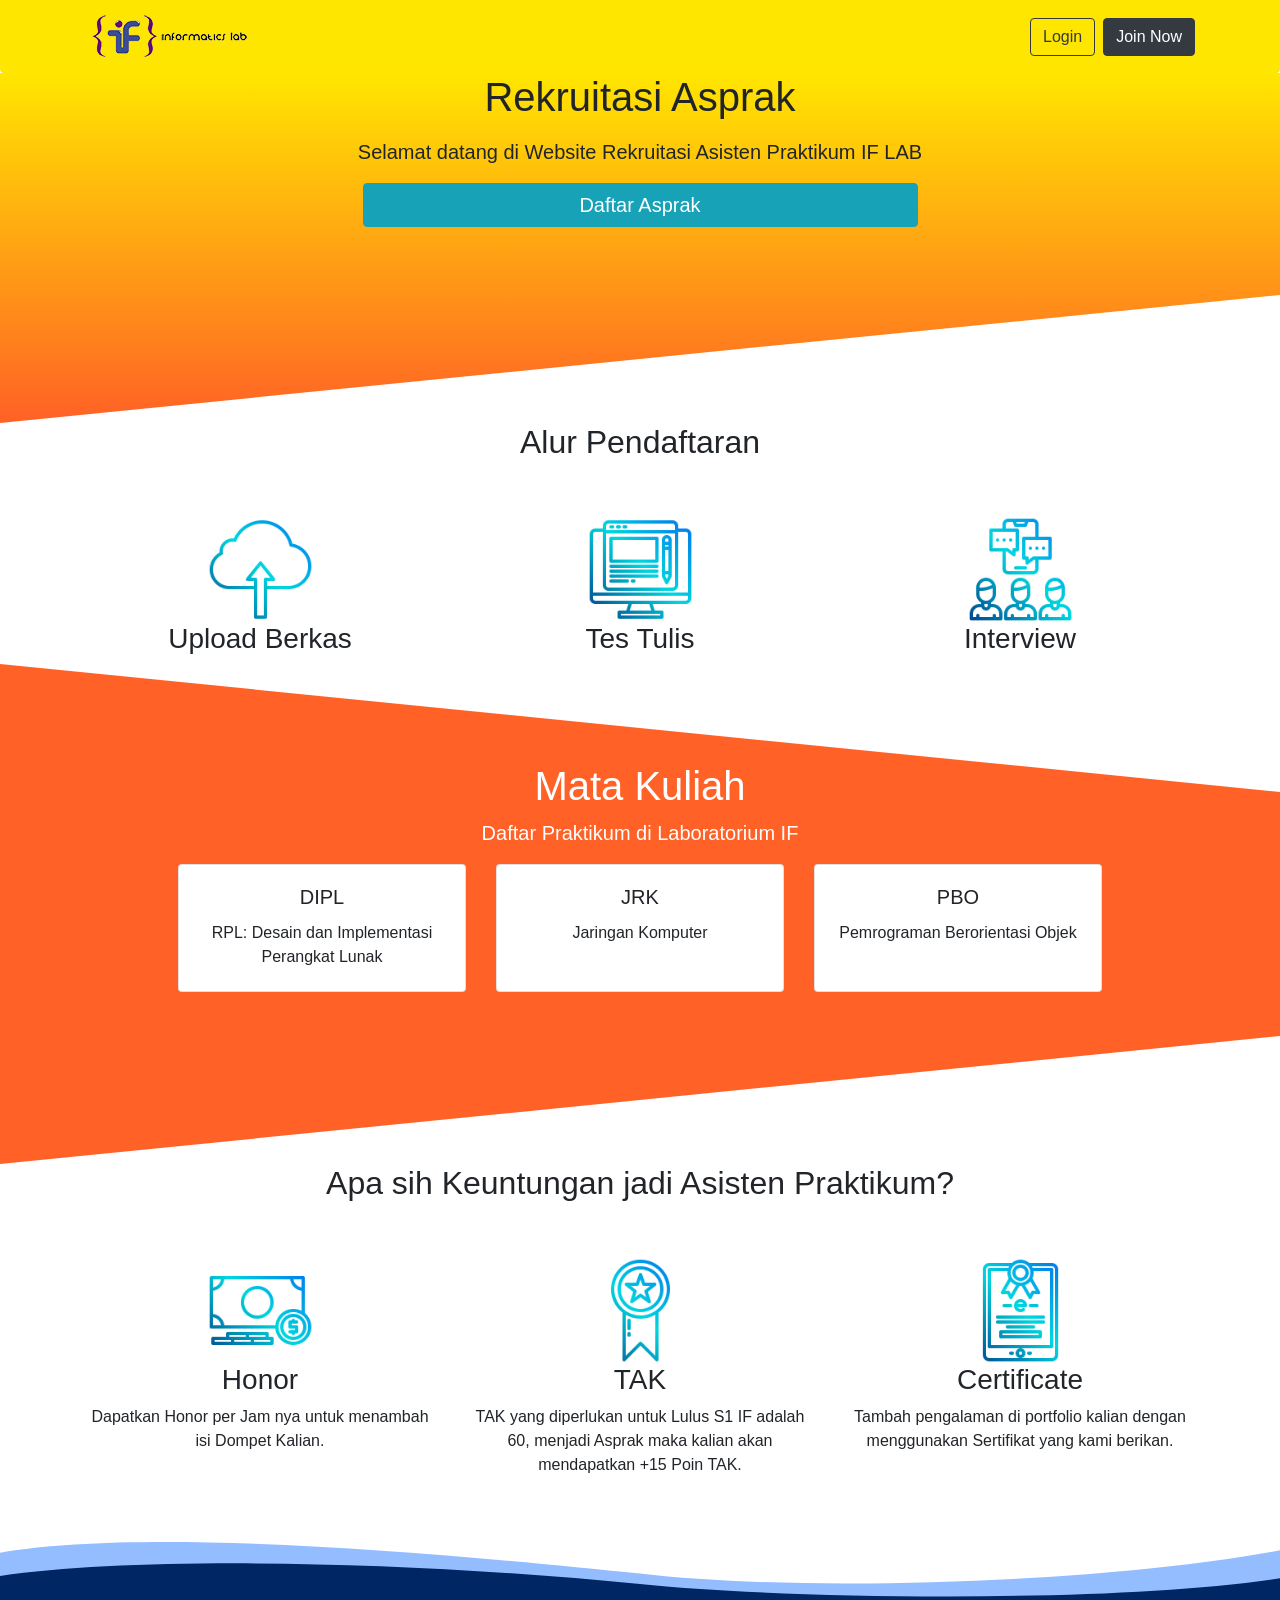
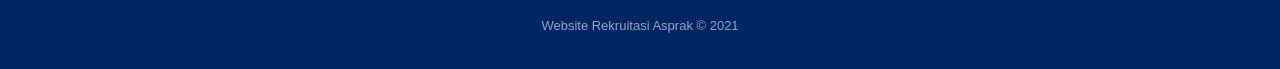
<file: index.html>
<!DOCTYPE html>
<!-- saved from url=(0022)http://127.0.0.1:8000/ -->
<html lang="en"><head><meta http-equiv="Content-Type" content="text/html; charset=UTF-8"><style type="text/css">.swal-icon--error{border-color:#f27474;-webkit-animation:animateErrorIcon .5s;animation:animateErrorIcon .5s}.swal-icon--error__x-mark{position:relative;display:block;-webkit-animation:animateXMark .5s;animation:animateXMark .5s}.swal-icon--error__line{position:absolute;height:5px;width:47px;background-color:#f27474;display:block;top:37px;border-radius:2px}.swal-icon--error__line--left{-webkit-transform:rotate(45deg);transform:rotate(45deg);left:17px}.swal-icon--error__line--right{-webkit-transform:rotate(-45deg);transform:rotate(-45deg);right:16px}@-webkit-keyframes animateErrorIcon{0%{-webkit-transform:rotateX(100deg);transform:rotateX(100deg);opacity:0}to{-webkit-transform:rotateX(0deg);transform:rotateX(0deg);opacity:1}}@keyframes animateErrorIcon{0%{-webkit-transform:rotateX(100deg);transform:rotateX(100deg);opacity:0}to{-webkit-transform:rotateX(0deg);transform:rotateX(0deg);opacity:1}}@-webkit-keyframes animateXMark{0%{-webkit-transform:scale(.4);transform:scale(.4);margin-top:26px;opacity:0}50%{-webkit-transform:scale(.4);transform:scale(.4);margin-top:26px;opacity:0}80%{-webkit-transform:scale(1.15);transform:scale(1.15);margin-top:-6px}to{-webkit-transform:scale(1);transform:scale(1);margin-top:0;opacity:1}}@keyframes animateXMark{0%{-webkit-transform:scale(.4);transform:scale(.4);margin-top:26px;opacity:0}50%{-webkit-transform:scale(.4);transform:scale(.4);margin-top:26px;opacity:0}80%{-webkit-transform:scale(1.15);transform:scale(1.15);margin-top:-6px}to{-webkit-transform:scale(1);transform:scale(1);margin-top:0;opacity:1}}.swal-icon--warning{border-color:#f8bb86;-webkit-animation:pulseWarning .75s infinite alternate;animation:pulseWarning .75s infinite alternate}.swal-icon--warning__body{width:5px;height:47px;top:10px;border-radius:2px;margin-left:-2px}.swal-icon--warning__body,.swal-icon--warning__dot{position:absolute;left:50%;background-color:#f8bb86}.swal-icon--warning__dot{width:7px;height:7px;border-radius:50%;margin-left:-4px;bottom:-11px}@-webkit-keyframes pulseWarning{0%{border-color:#f8d486}to{border-color:#f8bb86}}@keyframes pulseWarning{0%{border-color:#f8d486}to{border-color:#f8bb86}}.swal-icon--success{border-color:#a5dc86}.swal-icon--success:after,.swal-icon--success:before{content:"";border-radius:50%;position:absolute;width:60px;height:120px;background:#fff;-webkit-transform:rotate(45deg);transform:rotate(45deg)}.swal-icon--success:before{border-radius:120px 0 0 120px;top:-7px;left:-33px;-webkit-transform:rotate(-45deg);transform:rotate(-45deg);-webkit-transform-origin:60px 60px;transform-origin:60px 60px}.swal-icon--success:after{border-radius:0 120px 120px 0;top:-11px;left:30px;-webkit-transform:rotate(-45deg);transform:rotate(-45deg);-webkit-transform-origin:0 60px;transform-origin:0 60px;-webkit-animation:rotatePlaceholder 4.25s ease-in;animation:rotatePlaceholder 4.25s ease-in}.swal-icon--success__ring{width:80px;height:80px;border:4px solid hsla(98,55%,69%,.2);border-radius:50%;box-sizing:content-box;position:absolute;left:-4px;top:-4px;z-index:2}.swal-icon--success__hide-corners{width:5px;height:90px;background-color:#fff;padding:1px;position:absolute;left:28px;top:8px;z-index:1;-webkit-transform:rotate(-45deg);transform:rotate(-45deg)}.swal-icon--success__line{height:5px;background-color:#a5dc86;display:block;border-radius:2px;position:absolute;z-index:2}.swal-icon--success__line--tip{width:25px;left:14px;top:46px;-webkit-transform:rotate(45deg);transform:rotate(45deg);-webkit-animation:animateSuccessTip .75s;animation:animateSuccessTip .75s}.swal-icon--success__line--long{width:47px;right:8px;top:38px;-webkit-transform:rotate(-45deg);transform:rotate(-45deg);-webkit-animation:animateSuccessLong .75s;animation:animateSuccessLong .75s}@-webkit-keyframes rotatePlaceholder{0%{-webkit-transform:rotate(-45deg);transform:rotate(-45deg)}5%{-webkit-transform:rotate(-45deg);transform:rotate(-45deg)}12%{-webkit-transform:rotate(-405deg);transform:rotate(-405deg)}to{-webkit-transform:rotate(-405deg);transform:rotate(-405deg)}}@keyframes rotatePlaceholder{0%{-webkit-transform:rotate(-45deg);transform:rotate(-45deg)}5%{-webkit-transform:rotate(-45deg);transform:rotate(-45deg)}12%{-webkit-transform:rotate(-405deg);transform:rotate(-405deg)}to{-webkit-transform:rotate(-405deg);transform:rotate(-405deg)}}@-webkit-keyframes animateSuccessTip{0%{width:0;left:1px;top:19px}54%{width:0;left:1px;top:19px}70%{width:50px;left:-8px;top:37px}84%{width:17px;left:21px;top:48px}to{width:25px;left:14px;top:45px}}@keyframes animateSuccessTip{0%{width:0;left:1px;top:19px}54%{width:0;left:1px;top:19px}70%{width:50px;left:-8px;top:37px}84%{width:17px;left:21px;top:48px}to{width:25px;left:14px;top:45px}}@-webkit-keyframes animateSuccessLong{0%{width:0;right:46px;top:54px}65%{width:0;right:46px;top:54px}84%{width:55px;right:0;top:35px}to{width:47px;right:8px;top:38px}}@keyframes animateSuccessLong{0%{width:0;right:46px;top:54px}65%{width:0;right:46px;top:54px}84%{width:55px;right:0;top:35px}to{width:47px;right:8px;top:38px}}.swal-icon--info{border-color:#c9dae1}.swal-icon--info:before{width:5px;height:29px;bottom:17px;border-radius:2px;margin-left:-2px}.swal-icon--info:after,.swal-icon--info:before{content:"";position:absolute;left:50%;background-color:#c9dae1}.swal-icon--info:after{width:7px;height:7px;border-radius:50%;margin-left:-3px;top:19px}.swal-icon{width:80px;height:80px;border-width:4px;border-style:solid;border-radius:50%;padding:0;position:relative;box-sizing:content-box;margin:20px auto}.swal-icon:first-child{margin-top:32px}.swal-icon--custom{width:auto;height:auto;max-width:100%;border:none;border-radius:0}.swal-icon img{max-width:100%;max-height:100%}.swal-title{color:rgba(0,0,0,.65);font-weight:600;text-transform:none;position:relative;display:block;padding:13px 16px;font-size:27px;line-height:normal;text-align:center;margin-bottom:0}.swal-title:first-child{margin-top:26px}.swal-title:not(:first-child){padding-bottom:0}.swal-title:not(:last-child){margin-bottom:13px}.swal-text{font-size:16px;position:relative;float:none;line-height:normal;vertical-align:top;text-align:left;display:inline-block;margin:0;padding:0 10px;font-weight:400;color:rgba(0,0,0,.64);max-width:calc(100% - 20px);overflow-wrap:break-word;box-sizing:border-box}.swal-text:first-child{margin-top:45px}.swal-text:last-child{margin-bottom:45px}.swal-footer{text-align:right;padding-top:13px;margin-top:13px;padding:13px 16px;border-radius:inherit;border-top-left-radius:0;border-top-right-radius:0}.swal-button-container{margin:5px;display:inline-block;position:relative}.swal-button{background-color:#7cd1f9;color:#fff;border:none;box-shadow:none;border-radius:5px;font-weight:600;font-size:14px;padding:10px 24px;margin:0;cursor:pointer}.swal-button:not([disabled]):hover{background-color:#78cbf2}.swal-button:active{background-color:#70bce0}.swal-button:focus{outline:none;box-shadow:0 0 0 1px #fff,0 0 0 3px rgba(43,114,165,.29)}.swal-button[disabled]{opacity:.5;cursor:default}.swal-button::-moz-focus-inner{border:0}.swal-button--cancel{color:#555;background-color:#efefef}.swal-button--cancel:not([disabled]):hover{background-color:#e8e8e8}.swal-button--cancel:active{background-color:#d7d7d7}.swal-button--cancel:focus{box-shadow:0 0 0 1px #fff,0 0 0 3px rgba(116,136,150,.29)}.swal-button--danger{background-color:#e64942}.swal-button--danger:not([disabled]):hover{background-color:#df4740}.swal-button--danger:active{background-color:#cf423b}.swal-button--danger:focus{box-shadow:0 0 0 1px #fff,0 0 0 3px rgba(165,43,43,.29)}.swal-content{padding:0 20px;margin-top:20px;font-size:medium}.swal-content:last-child{margin-bottom:20px}.swal-content__input,.swal-content__textarea{-webkit-appearance:none;background-color:#fff;border:none;font-size:14px;display:block;box-sizing:border-box;width:100%;border:1px solid rgba(0,0,0,.14);padding:10px 13px;border-radius:2px;transition:border-color .2s}.swal-content__input:focus,.swal-content__textarea:focus{outline:none;border-color:#6db8ff}.swal-content__textarea{resize:vertical}.swal-button--loading{color:transparent}.swal-button--loading~.swal-button__loader{opacity:1}.swal-button__loader{position:absolute;height:auto;width:43px;z-index:2;left:50%;top:50%;-webkit-transform:translateX(-50%) translateY(-50%);transform:translateX(-50%) translateY(-50%);text-align:center;pointer-events:none;opacity:0}.swal-button__loader div{display:inline-block;float:none;vertical-align:baseline;width:9px;height:9px;padding:0;border:none;margin:2px;opacity:.4;border-radius:7px;background-color:hsla(0,0%,100%,.9);transition:background .2s;-webkit-animation:swal-loading-anim 1s infinite;animation:swal-loading-anim 1s infinite}.swal-button__loader div:nth-child(3n+2){-webkit-animation-delay:.15s;animation-delay:.15s}.swal-button__loader div:nth-child(3n+3){-webkit-animation-delay:.3s;animation-delay:.3s}@-webkit-keyframes swal-loading-anim{0%{opacity:.4}20%{opacity:.4}50%{opacity:1}to{opacity:.4}}@keyframes swal-loading-anim{0%{opacity:.4}20%{opacity:.4}50%{opacity:1}to{opacity:.4}}.swal-overlay{position:fixed;top:0;bottom:0;left:0;right:0;text-align:center;font-size:0;overflow-y:auto;background-color:rgba(0,0,0,.4);z-index:10000;pointer-events:none;opacity:0;transition:opacity .3s}.swal-overlay:before{content:" ";display:inline-block;vertical-align:middle;height:100%}.swal-overlay--show-modal{opacity:1;pointer-events:auto}.swal-overlay--show-modal .swal-modal{opacity:1;pointer-events:auto;box-sizing:border-box;-webkit-animation:showSweetAlert .3s;animation:showSweetAlert .3s;will-change:transform}.swal-modal{width:478px;opacity:0;pointer-events:none;background-color:#fff;text-align:center;border-radius:5px;position:static;margin:20px auto;display:inline-block;vertical-align:middle;-webkit-transform:scale(1);transform:scale(1);-webkit-transform-origin:50% 50%;transform-origin:50% 50%;z-index:10001;transition:opacity .2s,-webkit-transform .3s;transition:transform .3s,opacity .2s;transition:transform .3s,opacity .2s,-webkit-transform .3s}@media (max-width:500px){.swal-modal{width:calc(100% - 20px)}}@-webkit-keyframes showSweetAlert{0%{-webkit-transform:scale(1);transform:scale(1)}1%{-webkit-transform:scale(.5);transform:scale(.5)}45%{-webkit-transform:scale(1.05);transform:scale(1.05)}80%{-webkit-transform:scale(.95);transform:scale(.95)}to{-webkit-transform:scale(1);transform:scale(1)}}@keyframes showSweetAlert{0%{-webkit-transform:scale(1);transform:scale(1)}1%{-webkit-transform:scale(.5);transform:scale(.5)}45%{-webkit-transform:scale(1.05);transform:scale(1.05)}80%{-webkit-transform:scale(.95);transform:scale(.95)}to{-webkit-transform:scale(1);transform:scale(1)}}</style>
    <!-- Required meta tags -->
    
    <meta name="viewport" content="width=device-width, initial-scale=1, shrink-to-fit=no">

    <!-- Bootstrap CSS -->
    <link rel="stylesheet" href="./index_files/bootstrap.min.css" integrity="sha384-TX8t27EcRE3e/ihU7zmQxVncDAy5uIKz4rEkgIXeMed4M0jlfIDPvg6uqKI2xXr2" crossorigin="anonymous">
    <!-- Boostrap Icons -->
    <link rel="stylesheet" href="./index_files/bootstrap-icons.css">
    <!-- Load CSS -->
    <link rel="stylesheet" type="text/css" href="./index_files/master.css">
    <!-- Load DataTables -->
    <link rel="stylesheet" type="text/css" href="./index_files/bootstrap.css">
    <link rel="stylesheet" type="text/css" href="./index_files/dataTables.bootstrap4.min.css">

    <title>Web Rekrutasi Asprak</title>
</head>

<body>

    <nav class="navbar navbar-expand-lg navbar-light rounded-bottom" style="background-color: #ffe600;">
    <div class="container">
        <a class="navbar-brand" href="http://127.0.0.1:8000/">
            <img src="./index_files/cropped-LogoIFLABWEbsite-1-3.png" alt="" loading="lazy">
        </a>
        <button class="navbar-toggler" type="button" data-toggle="collapse" data-target="#navbarNavAltMarkup" aria-controls="navbarNavAltMarkup" aria-expanded="false" aria-label="Toggle navigation">
            <span class="navbar-toggler-icon"></span>
        </button>
        <div class="collapse navbar-collapse justify-content-end" id="navbarNavAltMarkup">
                        <form class="form-inline">
                <a href="login.html"><button class="btn btn-outline-dark mr-sm-2" type="button">Login</button></a>
                <a href="register.html"><button class="btn btn-dark" type="button">Join Now</button></a>
            </form>
                    </div>
    </div>
</nav>    
    
    <header>
    <div class="container text-center">
        <h1 class="mb-3">Rekruitasi Asprak</h1>
        <p class="lead">Selamat datang di Website Rekruitasi Asisten Praktikum IF LAB</p>
        <a href="login.html" class="btn btn-info" style="font-size: 20px;width: 50%">Daftar
            Asprak</a>
    </div>
    <svg xmlns="http://www.w3.org/2000/svg" viewBox="0 0 100 100" preserveAspectRatio="none" style="bottom: 0;">
        <polygon fill="white" points="0,100 100,0 100,100"></polygon>
    </svg>
</header>

<div class="container">
    <div class="row text-center">
        <div class="col-md-12">
                    </div>
    </div>
</div>

<div class="container mx-auto">
    <h2 class="text-center pb-5">Alur Pendaftaran</h2>
    <div class="row">
        <div class="col-sm-4 text-center">
            <img src="./index_files/upload.png" class="img-responsive" style="width:30%" alt="Icon by xnimrodx in Flaticon">
            <h3 class="text-center">Upload Berkas</h3>
        </div>
        <div class="col-sm-4 text-center">
            <img src="./index_files/test.png" class="img-responsive" style="width:30%" alt="Icon by xnimrodx in Flaticon">
            <h3 class="text-center">Tes Tulis</h3>
        </div>
        <div class="col-sm-4 text-center">
            <img src="./index_files/interview.png" class="img-responsive" style="width:30%" alt="Icon by xnimrodx in Flaticon">
            <h3 class="text-center">Interview</h3>
        </div>
    </div>
</div>

<!-- <div class="container mx-auto">
        <div class="row">
            <div class="col-md-4">
                <div class="card" style="width: 18rem;">
                    <img src="https://www.kaplanhecker.com/sites/default/files/styles/biography_profile/public/Sean_Hecker.jpg?itok=v3wH6WLn"
                        class="card-img-top" alt="...">
                    <div class="card-body">
                        <h5 class="card-title text-center">Upload Berkas</h5>
                        <p class="card-text">Some quick example text to build on the card title and make up the bulk of
                            the card's content.</p>
                    </div>
                </div>
            </div>
            <div class="col-md-4">
                <div class="card" style="width: 18rem;">
                    <img src="https://www.kaplanhecker.com/sites/default/files/styles/biography_profile/public/Sean_Hecker.jpg?itok=v3wH6WLn"
                        class="card-img-top" alt="...">
                    <div class="card-body">
                        <h5 class="card-title text-center">Tes</h5>
                        <p class="card-text">Some quick example text to build on the card title and make up the bulk of
                            the card's content.</p>
                    </div>
                </div>
            </div>
            <div class="col-md-4">
                <div class="card" style="width: 18rem;">
                    <img src="https://www.kaplanhecker.com/sites/default/files/styles/biography_profile/public/Sean_Hecker.jpg?itok=v3wH6WLn"
                        class="card-img-top" alt="...">
                    <div class="card-body">
                        <h5 class="card-title text-center">Interview</h5>
                        <p class="card-text">Some quick example text to build on the card title and make up the bulk of
                            the card's content.</p>
                    </div>
                </div>
            </div>
        </div>
    </div> -->

<div class="home" style="height: 500px;">
    <svg xmlns="http://www.w3.org/2000/svg" viewBox="0 0 100 100" preserveAspectRatio="none" style="top: 0;">
        <polygon fill="white" points="0,100 100,0 100,100" transform="scale(1, -1) translate(0, -100)"></polygon>
    </svg>
    <div class="container text-center" style="padding: 50px 0 0 0; color: white;">
        <h1 class="pt-5">Mata Kuliah</h1>
        <p class="lead">Daftar Praktikum di Laboratorium IF</p>
    </div>
    <div class="d-flex justify-content-center">
        <div class="row">
            <div class="col-md-4">
                <div class="card text-center" style="width: 18rem; height: 8rem">
                    <div class="card-body">
                        <h5 class="card-title text-center">DIPL</h5>
                        <p class="card-text">RPL: Desain dan Implementasi Perangkat Lunak</p>
                    </div>
                </div>
            </div>
            <div class="col-md-4">
                <div class="card text-center" style="width: 18rem; height: 8rem">
                    <div class="card-body">
                        <h5 class="card-title text-center">JRK</h5>
                        <p class="card-text">Jaringan Komputer</p>
                    </div>
                </div>
            </div>
            <div class="col-md-4">
                <div class="card text-center" style="width: 18rem; height: 8rem">
                    <div class="card-body">
                        <h5 class="card-title text-center">PBO</h5>
                        <p class="card-text">Pemrograman Berorientasi Objek</p>
                    </div>
                </div>
            </div>
        </div>
    </div>
    <svg xmlns="http://www.w3.org/2000/svg" viewBox="0 0 100 100" preserveAspectRatio="none" style="bottom: 0;">
        <polygon fill="white" points="0,100 100,0 100,100"></polygon>
    </svg>
</div>

<div class="container mx-auto">
    <h2 class="text-center pb-5">Apa sih Keuntungan jadi Asisten Praktikum?</h2>
    <div class="row mb-5">
        <div class="col-sm-4 text-center">
            <img src="./index_files/honor.png" class="img-responsive" style="width:30%" alt="Icon by xnimrodx in Flaticon">
            <h3 class="text-center">Honor</h3>
            <p>Dapatkan Honor per Jam nya untuk menambah isi Dompet Kalian.</p>
        </div>
        <div class="col-sm-4 text-center">
            <img src="./index_files/tak.png" class="img-responsive" style="width:30%" alt="Icon by xnimrodx in Flaticon">
            <h3 class="text-center">TAK</h3>
            <p>TAK yang diperlukan untuk Lulus S1 IF adalah 60, menjadi Asprak maka kalian akan mendapatkan +15 Poin
                TAK.</p>
        </div>
        <div class="col-sm-4 text-center">
            <img src="./index_files/certificate.png" class="img-responsive" style="width:30%" alt="Icon by xnimrodx in Flaticon">
            <h3 class="text-center">Certificate</h3>
            <p>Tambah pengalaman di portfolio kalian dengan menggunakan Sertifikat yang kami berikan.</p>
        </div>
    </div>
</div>



    
    <script src="./index_files/jquery-3.5.1.slim.min.js.download" integrity="sha384-DfXdz2htPH0lsSSs5nCTpuj/zy4C+OGpamoFVy38MVBnE+IbbVYUew+OrCXaRkfj" crossorigin="anonymous">
</script>
<div class="footer-dark">
    <footer>
        <svg viewBox="0 -20 700 110" width="100%" preserveAspectRatio="none">
            <path transform="translate(0, -20)" d="M0,10 c80,-22 240,0 350,18 c90,17 260,7.5 350,-20 v50 h-700" fill="#94bdff"></path>
            <path d="M0,10 c80,-18 230,-12 350,7 c80,13 260,17 350,-5 v100 h-700z" fill="#002663"></path>
        </svg>
        <div class="container">
            <div class="d-flex justify-content-center text-center">
                <div class="col-md-6 item text">
                    <!-- <h3>Website Rekruitasi Asprak IF Lab</h3>
                    <p>Pendaftaran, Ujian dan Seleksi Calon Asisten Praktikum IF Lab dilaksanakan pada Website ini.</p> -->
                    <p class="copyright">Website Rekruitasi Asprak © 2021</p>
                </div>
            </div>
        </div>
    </footer>
</div>

<script type="text/javascript" language="javascript" src="./index_files/jquery-3.5.1.js.download"></script>
<script type="text/javascript" language="javascript" src="./index_files/jquery.dataTables.min.js.download"></script>
<script type="text/javascript" language="javascript" src="./index_files/dataTables.bootstrap4.min.js.download"></script>
<!-- <script src="https://code.jquery.com/jquery-3.6.0.min.js"
    integrity="sha256-/xUj+3OJU5yExlq6GSYGSHk7tPXikynS7ogEvDej/m4=" crossorigin="anonymous"></script> -->
<script src="./index_files/popper.min.js.download" integrity="sha384-9/reFTGAW83EW2RDu2S0VKaIzap3H66lZH81PoYlFhbGU+6BZp6G7niu735Sk7lN" crossorigin="anonymous">
</script>
<script src="./index_files/bootstrap.min.js.download" integrity="sha384-w1Q4orYjBQndcko6MimVbzY0tgp4pWB4lZ7lr30WKz0vr/aWKhXdBNmNb5D92v7s" crossorigin="anonymous">
</script>
<script type="text/javascript">
    $(document).ready(function() {
        $('#tabel').DataTable();
    } );
</script>
<script type="application/javascript">
    $('input[type="file"]').change(function(e){
        var fileName = e.target.files[0].name;
        $('.custom-file-label').html(fileName);
    });
</script>
<script src="./index_files/sweetalert.min.js.download"></script>
<script>
    $('.delete-confirm').on('click', function (event) {
        event.preventDefault();
        const url = $(this).attr('href');
        swal({
            title: 'Are you sure?',
            text: 'This record and it`s details will be permanantly deleted!',
            icon: 'warning',
            buttons: ["Cancel", "Yes!"],
        }).then(function(value) {
            if (value) {
                window.location.href = url;
            }
        });
    });
</script>


    


<script>mendeleyWebImporter = {
  downloadPdfs(e,t) { return this._call('downloadPdfs', [e,t]); },
  open() { return this._call('open', []); },
  setLoginToken(e) { return this._call('setLoginToken', [e]); },
  _call(methodName, methodArgs) {
    const id = Math.random();
    window.postMessage({ id, token: '0.23462242218490714', methodName, methodArgs }, 'http://127.0.0.1:8000');
    return new Promise(resolve => {
      const listener = window.addEventListener('message', event => {
        const data = event.data;
        if (typeof data !== 'object' || !('result' in data) || data.id !== id) return;
        window.removeEventListener('message', listener);
        resolve(data.result);
      });
    });
  }
};</script></body></html>
</file>
<file: index_files/master.css>
header {
  position: relative;
  height: 350px;
  background-image: linear-gradient(#ffe600, #ff6126);
}

.home {
  position: relative;
  height: 350px;
  background-color: #ff6126;
}

svg {
  position: absolute;
  width: 100%;
  height: 10vw;
  /* set height to pixels if you want angle to change with screen width */
}

footer {
  flex-shrink: 0;
  width: 100%;
  height: 100px;
  bottom: 0;
  overflow: hidden;
}

/* .footer-dark {
  padding:40px 0;
  color:#0099ff;
  background-color:#ffffff;
} */

.footer-dark h3 {
  margin-top:60px;
  margin-bottom:12px;
  font-weight:bold;
  font-size:16px;
}

.footer-dark ul {
  padding:0;
  list-style:none;
  line-height:1.6;
  font-size:14px;
  margin-bottom:0;
}

.footer-dark ul a {
  color:inherit;
  text-decoration:none;
  opacity:0.6;
}

.footer-dark ul a:hover {
  opacity:0.8;
}

@media (max-width:767px) {
  .footer-dark .item:not(.social) {
    text-align:center;
    padding-bottom:20px;
  }
}

.footer-dark .item.text {
  margin-bottom:15px;
}

@media (max-width:767px) {
  .footer-dark .item.text {
    margin-bottom:0;
  }
}

.footer-dark .item.text p {
  opacity:0.6;
  margin-bottom:0;
}

.footer-dark .copyright {
  text-align:center;
  padding-top:5px;
  color:aliceblue;
  font-size:13px;
  margin-top:70px;
  margin-bottom:0;
}
</file>
